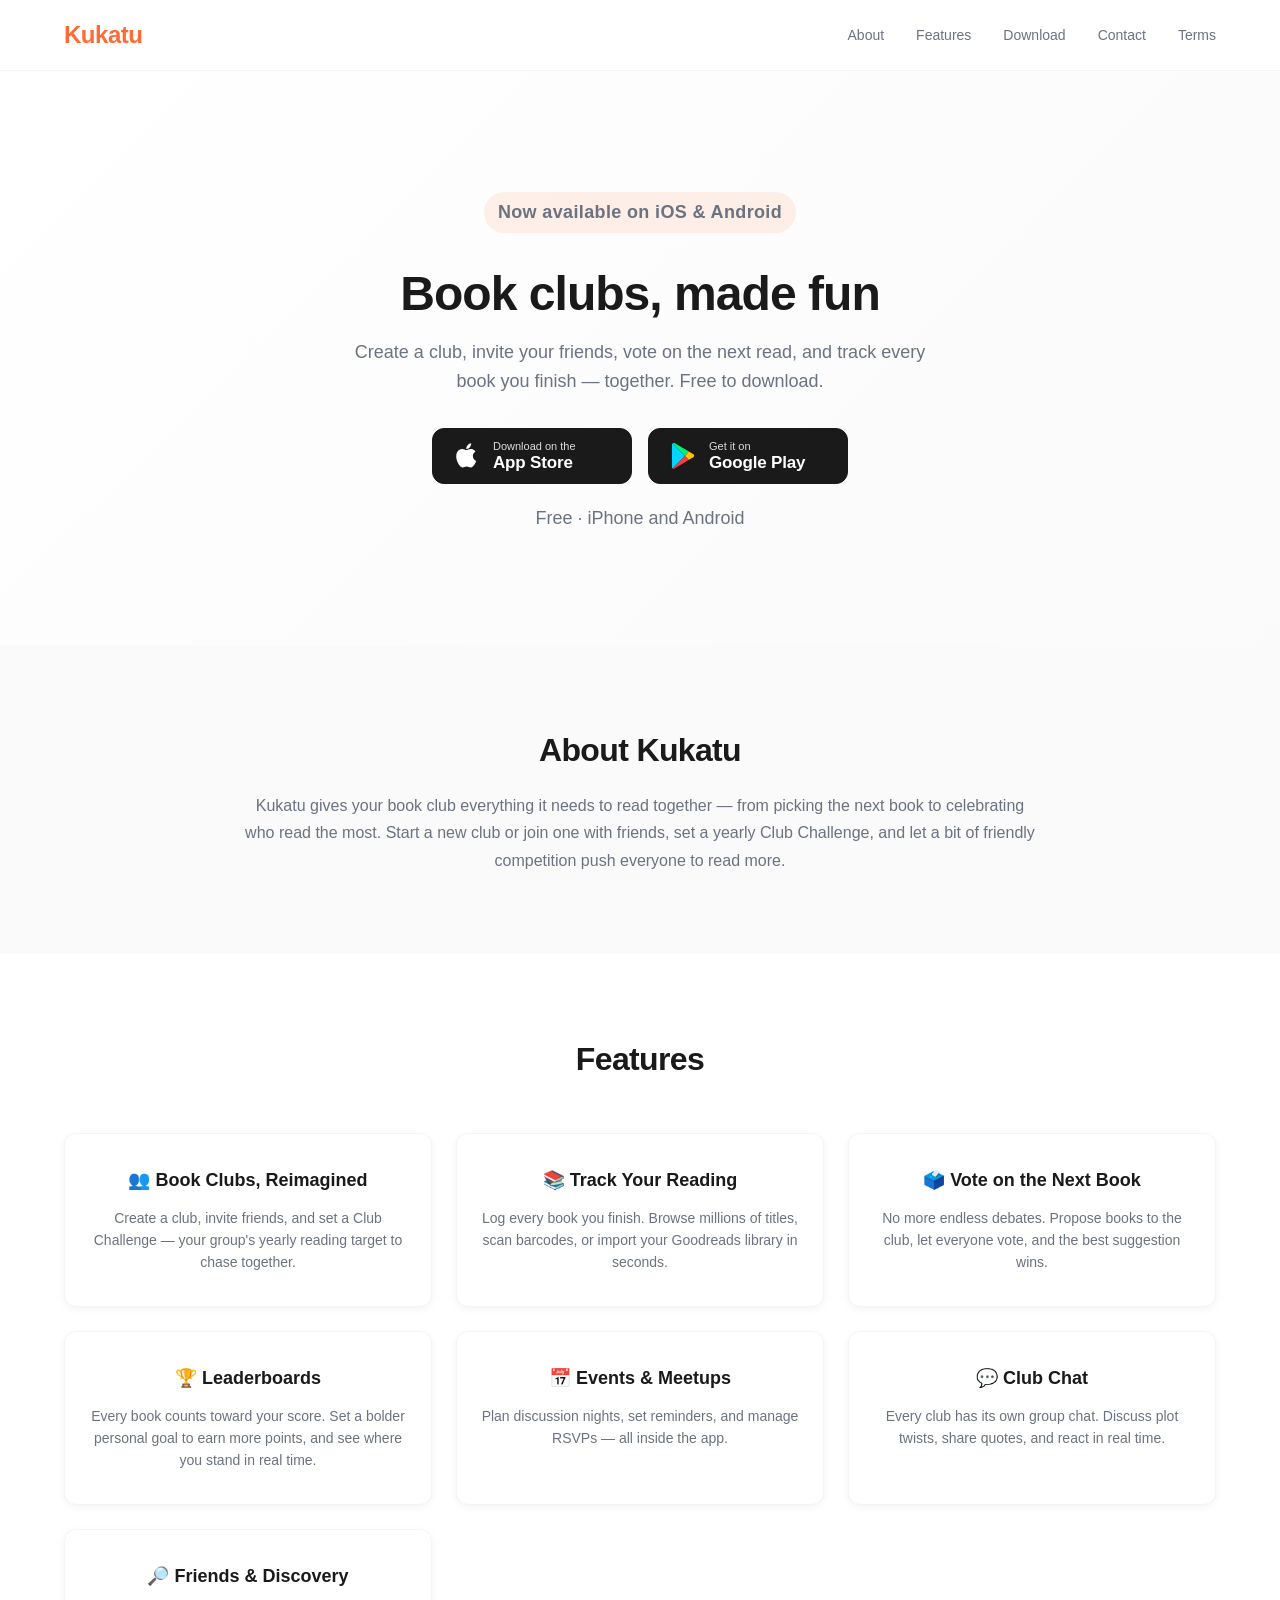
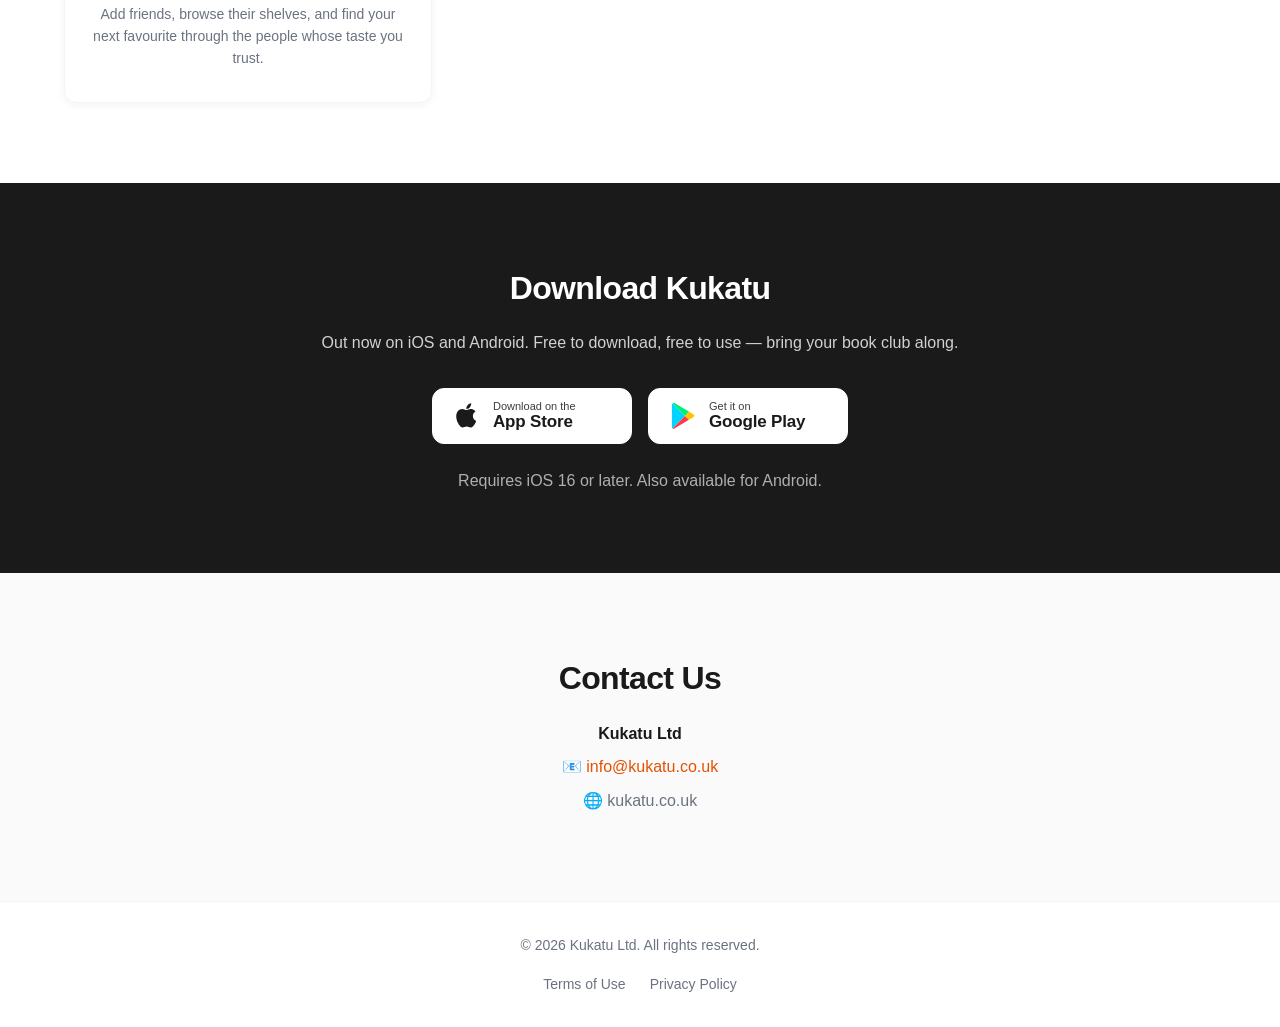
<file: index.html>
<!DOCTYPE html>
<html lang="en">
<head>
    <meta charset="UTF-8">
    <meta name="viewport" content="width=device-width, initial-scale=1.0">
    <title>Kukatu - Book Clubs, Made Fun | Free on iOS &amp; Android</title>
    <meta name="description" content="Kukatu is the free book club app. Create a club, invite friends, vote on your next read, track every book, and climb the club leaderboard. Download now on iOS and Android.">
    <link rel="canonical" href="https://www.kukatu.co.uk/">
    <meta name="theme-color" content="#FF6B35">
    <meta name="apple-itunes-app" content="app-id=6745967029">

    <meta property="og:type" content="website">
    <meta property="og:site_name" content="Kukatu">
    <meta property="og:title" content="Kukatu - Book Clubs, Made Fun">
    <meta property="og:description" content="Create a club, invite friends, vote on your next read, and track every book together. Free on iOS and Android.">
    <meta property="og:url" content="https://www.kukatu.co.uk/">
    <meta name="twitter:card" content="summary_large_image">
    <meta name="twitter:title" content="Kukatu - Book Clubs, Made Fun">
    <meta name="twitter:description" content="Create a club, invite friends, vote on your next read, and track every book together. Free on iOS and Android.">

    <link rel="stylesheet" href="styles.css">
</head>
<body>
    <header>
        <nav class="navbar">
            <div class="nav-container">
                <h1 class="logo">Kukatu</h1>
                <ul class="nav-menu" id="nav-menu">
                    <li><a href="#about">About</a></li>
                    <li><a href="#features">Features</a></li>
                    <li><a href="#download">Download</a></li>
                    <li><a href="#contact">Contact</a></li>
                    <li><a href="terms.html">Terms</a></li>
                </ul>
                <button class="nav-toggle" type="button" aria-label="Open menu" aria-expanded="false" aria-controls="nav-menu">
                    <span class="nav-toggle-bar"></span>
                    <span class="nav-toggle-bar"></span>
                    <span class="nav-toggle-bar"></span>
                </button>
            </div>
        </nav>
    </header>

    <main>
        <section class="hero">
            <div class="hero-content">
                <p class="hero-eyebrow">Now available on iOS &amp; Android</p>
                <h2>Book clubs, made fun</h2>
                <p>Create a club, invite your friends, vote on the next read, and track every book you finish — together. Free to download.</p>
                <div class="store-buttons">
                    <a class="store-btn" href="https://apps.apple.com/app/kukatu/id6745967029" aria-label="Download Kukatu on the App Store">
                        <svg class="store-btn-icon" viewBox="0 0 24 24" aria-hidden="true" focusable="false">
                            <path fill="currentColor" d="M17.05 12.04c-.03-2.65 2.17-3.92 2.27-3.98-1.24-1.81-3.16-2.06-3.84-2.09-1.63-.17-3.19.96-4.02.96-.83 0-2.11-.94-3.47-.91-1.78.03-3.42 1.04-4.34 2.63-1.85 3.21-.47 7.96 1.33 10.56.88 1.27 1.93 2.7 3.31 2.65 1.33-.05 1.83-.86 3.44-.86 1.61 0 2.06.86 3.47.83 1.43-.02 2.34-1.3 3.22-2.58 1.01-1.48 1.43-2.91 1.45-2.99-.03-.01-2.79-1.07-2.82-4.22zM14.5 4.5c.73-.89 1.22-2.12 1.09-3.35-1.05.04-2.32.7-3.08 1.58-.68.78-1.27 2.03-1.11 3.23 1.17.09 2.37-.59 3.1-1.46z"/>
                        </svg>
                        <span class="store-btn-text">
                            <span class="store-btn-small">Download on the</span>
                            <span class="store-btn-large">App Store</span>
                        </span>
                    </a>
                    <a class="store-btn" href="https://play.google.com/store/apps/details?id=com.kuku.kukubookclub" aria-label="Get Kukatu on Google Play">
                        <svg class="store-btn-icon" viewBox="0 0 24 24" aria-hidden="true" focusable="false">
                            <path fill="#00D4FF" d="M3.06 1.29a1.5 1.5 0 0 0-.56 1.17v19.08c0 .46.21.88.56 1.17L13.76 12z"/>
                            <path fill="#00F076" d="M4.7.79 17.06 8.24 13.76 12 3.06 1.29A1.5 1.5 0 0 1 4.7.79z"/>
                            <path fill="#FF3A44" d="M3.06 22.71 13.76 12l3.3 3.32L4.7 22.77a1.5 1.5 0 0 1-1.64-.06z"/>
                            <path fill="#FFC400" d="m17.06 8.24-3.3 3.76 3.3 3.32 3.82-2.3a1.44 1.44 0 0 0 0-2.48z"/>
                        </svg>
                        <span class="store-btn-text">
                            <span class="store-btn-small">Get it on</span>
                            <span class="store-btn-large">Google Play</span>
                        </span>
                    </a>
                </div>
                <p class="hero-note">Free · iPhone and Android</p>
            </div>
        </section>

        <section id="about" class="about">
            <div class="container">
                <h2>About Kukatu</h2>
                <p>Kukatu gives your book club everything it needs to read together — from picking the next book to celebrating who read the most. Start a new club or join one with friends, set a yearly Club Challenge, and let a bit of friendly competition push everyone to read more.</p>
            </div>
        </section>

        <section id="features" class="features">
            <div class="container">
                <h2>Features</h2>
                <div class="features-grid">
                    <div class="feature">
                        <h3>👥 Book Clubs, Reimagined</h3>
                        <p>Create a club, invite friends, and set a Club Challenge — your group's yearly reading target to chase together.</p>
                    </div>
                    <div class="feature">
                        <h3>📚 Track Your Reading</h3>
                        <p>Log every book you finish. Browse millions of titles, scan barcodes, or import your Goodreads library in seconds.</p>
                    </div>
                    <div class="feature">
                        <h3>🗳️ Vote on the Next Book</h3>
                        <p>No more endless debates. Propose books to the club, let everyone vote, and the best suggestion wins.</p>
                    </div>
                    <div class="feature">
                        <h3>🏆 Leaderboards</h3>
                        <p>Every book counts toward your score. Set a bolder personal goal to earn more points, and see where you stand in real time.</p>
                    </div>
                    <div class="feature">
                        <h3>📅 Events &amp; Meetups</h3>
                        <p>Plan discussion nights, set reminders, and manage RSVPs — all inside the app.</p>
                    </div>
                    <div class="feature">
                        <h3>💬 Club Chat</h3>
                        <p>Every club has its own group chat. Discuss plot twists, share quotes, and react in real time.</p>
                    </div>
                    <div class="feature">
                        <h3>🔎 Friends &amp; Discovery</h3>
                        <p>Add friends, browse their shelves, and find your next favourite through the people whose taste you trust.</p>
                    </div>
                </div>
            </div>
        </section>

        <section id="download" class="download">
            <div class="container">
                <h2>Download Kukatu</h2>
                <p>Out now on iOS and Android. Free to download, free to use — bring your book club along.</p>
                <div class="store-buttons">
                    <a class="store-btn" href="https://apps.apple.com/app/kukatu/id6745967029" aria-label="Download Kukatu on the App Store">
                        <svg class="store-btn-icon" viewBox="0 0 24 24" aria-hidden="true" focusable="false">
                            <path fill="currentColor" d="M17.05 12.04c-.03-2.65 2.17-3.92 2.27-3.98-1.24-1.81-3.16-2.06-3.84-2.09-1.63-.17-3.19.96-4.02.96-.83 0-2.11-.94-3.47-.91-1.78.03-3.42 1.04-4.34 2.63-1.85 3.21-.47 7.96 1.33 10.56.88 1.27 1.93 2.7 3.31 2.65 1.33-.05 1.83-.86 3.44-.86 1.61 0 2.06.86 3.47.83 1.43-.02 2.34-1.3 3.22-2.58 1.01-1.48 1.43-2.91 1.45-2.99-.03-.01-2.79-1.07-2.82-4.22zM14.5 4.5c.73-.89 1.22-2.12 1.09-3.35-1.05.04-2.32.7-3.08 1.58-.68.78-1.27 2.03-1.11 3.23 1.17.09 2.37-.59 3.1-1.46z"/>
                        </svg>
                        <span class="store-btn-text">
                            <span class="store-btn-small">Download on the</span>
                            <span class="store-btn-large">App Store</span>
                        </span>
                    </a>
                    <a class="store-btn" href="https://play.google.com/store/apps/details?id=com.kuku.kukubookclub" aria-label="Get Kukatu on Google Play">
                        <svg class="store-btn-icon" viewBox="0 0 24 24" aria-hidden="true" focusable="false">
                            <path fill="#00D4FF" d="M3.06 1.29a1.5 1.5 0 0 0-.56 1.17v19.08c0 .46.21.88.56 1.17L13.76 12z"/>
                            <path fill="#00F076" d="M4.7.79 17.06 8.24 13.76 12 3.06 1.29A1.5 1.5 0 0 1 4.7.79z"/>
                            <path fill="#FF3A44" d="M3.06 22.71 13.76 12l3.3 3.32L4.7 22.77a1.5 1.5 0 0 1-1.64-.06z"/>
                            <path fill="#FFC400" d="m17.06 8.24-3.3 3.76 3.3 3.32 3.82-2.3a1.44 1.44 0 0 0 0-2.48z"/>
                        </svg>
                        <span class="store-btn-text">
                            <span class="store-btn-small">Get it on</span>
                            <span class="store-btn-large">Google Play</span>
                        </span>
                    </a>
                </div>
                <p class="download-note">Requires iOS 16 or later. Also available for Android.</p>
            </div>
        </section>

        <section id="contact" class="contact">
            <div class="container">
                <h2>Contact Us</h2>
                <div class="contact-info">
                    <p><strong>Kukatu Ltd</strong></p>
                    <p>📧 <a href="mailto:info@kukatu.co.uk">info@kukatu.co.uk</a></p>
                    <p>🌐 kukatu.co.uk</p>
                </div>
            </div>
        </section>
    </main>

    <footer>
        <div class="container">
            <p>&copy; 2026 Kukatu Ltd. All rights reserved.</p>
            <nav class="footer-nav">
                <a href="terms.html">Terms of Use</a>
                <a href="terms.html">Privacy Policy</a>
            </nav>
        </div>
    </footer>
    <script src="nav.js"></script>
</body>
</html>
</file>
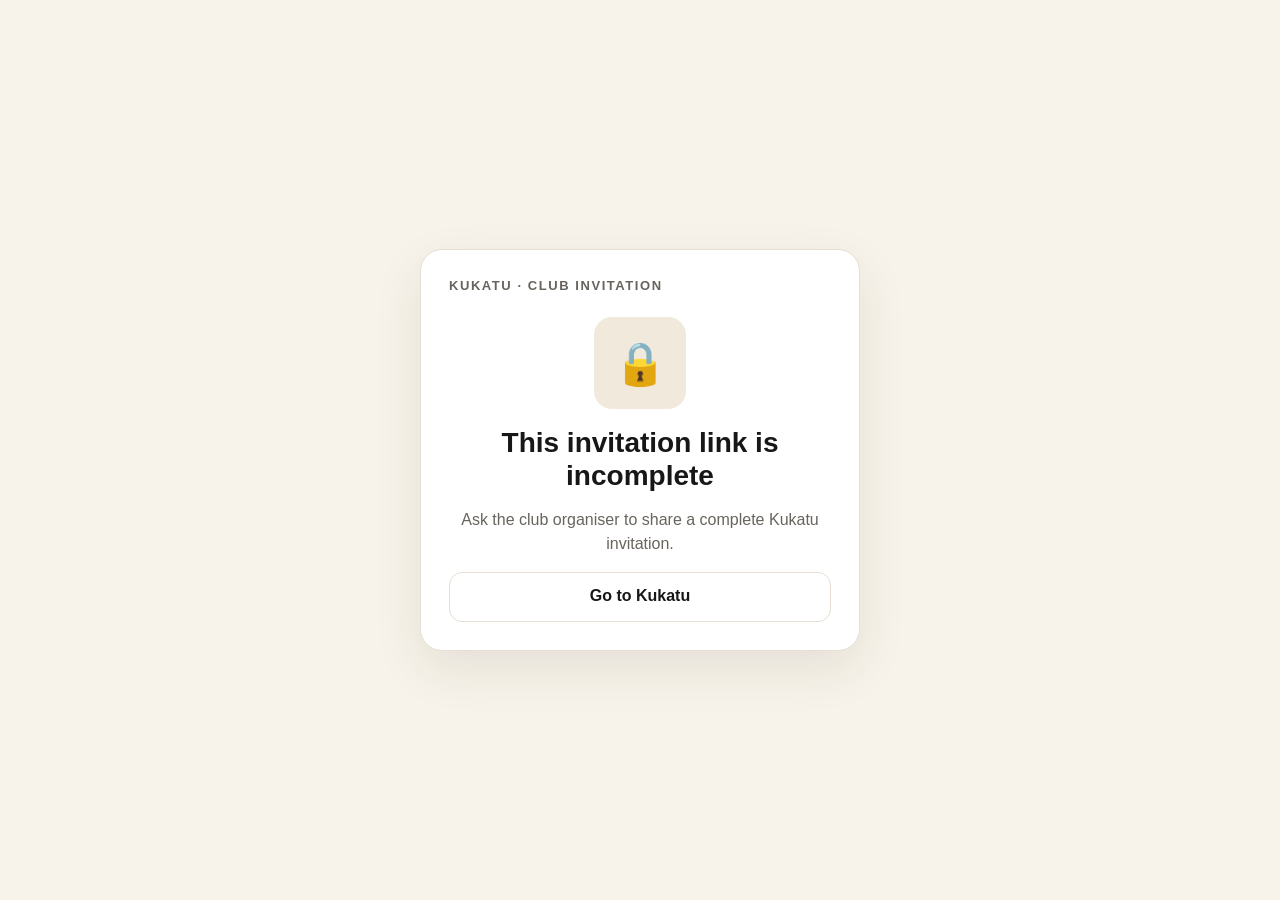
<file: join/index.html>
<!DOCTYPE html>
<html lang="en">
<head>
  <meta charset="UTF-8">
  <meta name="viewport" content="width=device-width, initial-scale=1">
  <meta name="referrer" content="no-referrer">
  <meta name="robots" content="noindex,nofollow">
  <meta name="apple-itunes-app" content="app-id=6745967029">
  <title>Club invitation — Kukatu</title>
  <style>
    :root{color-scheme:light dark;--amber:#f4b942;--ink:#171717;--muted:#68645d;--card:#fff;--bg:#f7f3ea;--rule:#e6dfd2}
    *{box-sizing:border-box}
    body{margin:0;min-height:100vh;display:grid;place-items:center;padding:24px;background:var(--bg);color:var(--ink);font-family:Inter,-apple-system,BlinkMacSystemFont,"Segoe UI",sans-serif}
    .card{width:min(100%,440px);padding:28px;border:1px solid var(--rule);border-radius:22px;background:var(--card);box-shadow:0 18px 50px rgba(55,44,24,.09)}
    .brand{font-size:13px;font-weight:800;letter-spacing:.12em;text-transform:uppercase;color:var(--muted)}
    .art{width:92px;height:92px;margin:24px auto 18px;border-radius:18px;background:#f1eadc;display:grid;place-items:center;overflow:hidden;font-size:42px}
    .art img{width:100%;height:100%;object-fit:cover}
    h1{margin:0;text-align:center;font-size:28px;line-height:1.15}
    .meta,.privacy,.help{text-align:center;color:var(--muted);line-height:1.5}
    .privacy{font-size:14px;margin:8px 0 22px}
    .button{display:block;width:100%;min-height:50px;margin-top:10px;padding:14px 18px;border:0;border-radius:13px;background:var(--amber);color:#17130b;text-decoration:none;text-align:center;font-size:16px;font-weight:750;cursor:pointer;font-family:inherit}
    .button.secondary{background:transparent;border:1px solid var(--rule);color:var(--ink)}
    .code-box{margin:22px 0 8px;padding:16px;border:1px solid var(--rule);border-radius:14px;text-align:center}
    .code-label{font-size:12px;color:var(--muted);text-transform:uppercase;letter-spacing:.08em}
    #code{display:block;margin:7px 0 10px;font:700 23px ui-monospace,SFMono-Regular,Menlo,monospace;letter-spacing:.1em}
    .copy{border:0;background:transparent;color:#8a5b00;text-decoration:underline;cursor:pointer;font-weight:650;font-family:inherit;font-size:15px}
    .help{font-size:13px;margin:18px 0 0}
    [hidden]{display:none !important}
    .sr-only{position:absolute;width:1px;height:1px;margin:-1px;padding:0;overflow:hidden;clip:rect(0 0 0 0);white-space:nowrap;border:0}
    @media (prefers-color-scheme:dark){:root{--ink:#f5f1e9;--muted:#aaa298;--card:#171717;--bg:#0d0d0d;--rule:#34302a}.copy{color:#f4b942}}
  </style>
</head>
<body>
  <main class="card">
    <div class="brand">Kukatu · Club invitation</div>

    <p id="status" class="sr-only" role="status" aria-live="polite"></p>

    <section id="checking">
      <div class="art"><span aria-hidden="true">📚</span></div>
      <h1>Checking your invitation…</h1>
      <p class="meta">Kukatu is confirming the club details.</p>
    </section>

    <section id="invite" hidden>
      <div class="art" id="art"><span aria-hidden="true">📚</span></div>
      <h1 id="club-name">You’re invited to a book club</h1>
      <p class="meta" id="organizer-line">Invitation from <strong id="organizer">a club organiser</strong></p>
      <p class="privacy" id="privacy">This invitation unlocks a private Kukatu club.</p>

      <a class="button" id="open-app" href="#">Open in Kukatu</a>
      <a class="button secondary" href="https://apps.apple.com/app/kukatu/id6745967029">Install on iPhone</a>
      <a class="button secondary" href="https://play.google.com/store/apps/details?id=com.kuku.kukubookclub">Install on Android</a>

      <div class="code-box" id="code-box">
        <div class="code-label">Installing first? Keep this code</div>
        <span id="code">—</span>
        <button class="copy" id="copy-code" type="button">Copy invitation code</button>
      </div>
      <p class="help" id="invite-help">After installing, open Kukatu and choose “Have a club invite code?” Your invitation cannot be completed on this webpage.</p>
    </section>

    <section id="invalid" hidden>
      <div class="art"><span aria-hidden="true">🔒</span></div>
      <h1 id="invalid-title">This invitation cannot be used</h1>
      <p class="meta" id="invalid-message">Ask the club organiser to share a new Kukatu invitation.</p>
      <a class="button secondary" href="/">Go to Kukatu</a>
    </section>

    <section id="error" hidden>
      <div class="art"><span aria-hidden="true">📡</span></div>
      <h1>Kukatu couldn’t check this invitation</h1>
      <p class="meta" id="error-message">Check your connection and try again. Your invitation is probably still fine.</p>
      <button class="button" id="retry" type="button">Try again</button>
      <a class="button secondary" href="/">Go to Kukatu</a>
    </section>
  </main>

  <script>
    (function () {
      "use strict";

      var API_URL = "https://xqpstouclpnsrssyyakj.supabase.co/rest/v1/rpc/get_club_invite_preview";
      var API_KEY = "eyJhbGciOiJIUzI1NiIsInR5cCI6IkpXVCJ9.eyJpc3MiOiJzdXBhYmFzZSIsInJlZiI6InhxcHN0b3VjbHBuc3Jzc3l5YWtqIiwicm9sZSI6ImFub24iLCJpYXQiOjE3NTA4ODIzMTgsImV4cCI6MjA2NjQ1ODMxOH0.uI9aeZer4fZPVzcDZiqA9HM0GP9wtr5tvkMzfSViWSU";
      var IMAGE_HOST = "xqpstouclpnsrssyyakj.supabase.co";
      var TIMEOUT_MS = 10000;

      var $ = function (id) { return document.getElementById(id); };

      // The RPC matches on token OR code -- either alone identifies an
      // invitation -- so the page must accept whichever one the link carries.
      var fragment = new URLSearchParams(window.location.hash.slice(1));
      var token = (fragment.get("invite") || fragment.get("token") || "").trim().toLowerCase();
      var code = (fragment.get("code") || "").toUpperCase().replace(/[^A-Z0-9]/g, "");
      var hasToken = /^[0-9a-f]{64}$/.test(token);
      var hasCode = /^[A-Z0-9]{10}$/.test(code);
      var hasCredential = hasToken || hasCode;

      var legacyClub = new URLSearchParams(window.location.search).get("club") || "";
      var hasLegacyClub =
        /^[0-9a-f]{8}-[0-9a-f]{4}-[0-9a-f]{4}-[0-9a-f]{4}-[0-9a-f]{12}$/i.test(legacyClub);

      var SECTIONS = ["checking", "invite", "invalid", "error"];

      function show(id, announcement) {
        SECTIONS.forEach(function (name) { $(name).hidden = name !== id; });
        $("status").textContent = announcement || "";
      }

      function showInvalid(title, message) {
        $("invalid-title").textContent = title;
        $("invalid-message").textContent = message;
        show("invalid", title + " " + message);
      }

      function showError(message) {
        $("error-message").textContent = message;
        show("error", "Kukatu couldn’t check this invitation. " + message);
      }

      function safeText(id, value, fallback) {
        $(id).textContent = value && value.length <= 120 ? value : fallback;
      }

      function deepLink() {
        var parts = [];
        if (hasToken) parts.push("invite=" + encodeURIComponent(token));
        if (hasCode) parts.push("code=" + encodeURIComponent(code));
        return "bookclub://invite#" + parts.join("&");
      }

      function wireCopyButton(formatted) {
        $("copy-code").addEventListener("click", function () {
          var button = $("copy-code");
          var clipboard = navigator.clipboard;
          if (!clipboard || typeof clipboard.writeText !== "function") {
            window.prompt("Copy this invitation code:", formatted);
            return;
          }
          clipboard.writeText(formatted).then(function () {
            button.textContent = "Copied";
            $("status").textContent = "Invitation code copied.";
          }).catch(function () {
            window.prompt("Copy this invitation code:", formatted);
          });
        });
      }

      // --- Legacy ?club= links -------------------------------------------
      // These carry no credential of any kind, so nothing about the club can
      // be verified here. The page must not assert that the club exists, that
      // it is public, or that the visitor may see it -- only the app can
      // answer that. A real invitation always wins over this fallback.
      function showLegacyClub() {
        $("organizer-line").hidden = true;
        $("code-box").hidden = true;
        safeText("club-name", null, "Open this club in Kukatu");
        $("privacy").textContent =
          "This link points to a club in Kukatu. Open the app to see the club and whether you can join it.";
        $("invite-help").textContent =
          "If you don’t have Kukatu yet, install it and open this link again.";
        $("open-app").href = "bookclub://club/" + encodeURIComponent(legacyClub);
        show("invite", "Open this club in Kukatu.");
      }

      function showInvite(preview) {
        safeText("club-name", preview.club_name, "You’re invited to a book club");
        safeText("organizer", preview.organizer_name, "a club organiser");
        $("privacy").textContent = preview.is_private
          ? "This invitation unlocks a private Kukatu club."
          : "Use this invitation to join the club in Kukatu.";

        try {
          var imageUrl = new URL(preview.club_image_url || "");
          if (imageUrl.protocol === "https:" && imageUrl.hostname === IMAGE_HOST) {
            var img = document.createElement("img");
            img.alt = "";
            img.referrerPolicy = "no-referrer";
            img.src = imageUrl.toString();
            var art = $("art");
            art.textContent = "";
            art.appendChild(img);
          }
        } catch (_) { /* no usable club image; keep the placeholder */ }

        var appUrl = deepLink();
        $("open-app").href = appUrl;
        var banner = document.querySelector('meta[name="apple-itunes-app"]');
        if (banner) banner.content = "app-id=6745967029, app-argument=" + appUrl;

        if (hasCode) {
          var formatted = code.slice(0, 5) + "-" + code.slice(5);
          $("code").textContent = formatted;
          wireCopyButton(formatted);
        } else {
          // A token-only link has no code to type in by hand.
          $("code-box").hidden = true;
          $("invite-help").textContent =
            "Install Kukatu, then open this link again to accept the invitation.";
        }

        show("invite", "You have been invited to " + $("club-name").textContent + ".");
      }

      // --- Preview lookup --------------------------------------------------
      // Rejects distinguish "we could not ask" from "the answer was no": only
      // the former offers Retry, because retrying a revoked invitation cannot
      // change its status and saying otherwise wastes the visitor's time.
      function fetchPreview() {
        var controller = new AbortController();
        var timer = setTimeout(function () { controller.abort(); }, TIMEOUT_MS);
        var body = {};
        if (hasToken) body.p_token = token;
        if (hasCode) body.p_code = code;

        return fetch(API_URL, {
          method: "POST",
          headers: {
            "apikey": API_KEY,
            "Authorization": "Bearer " + API_KEY,
            "Content-Type": "application/json"
          },
          body: JSON.stringify(body),
          referrerPolicy: "no-referrer",
          signal: controller.signal
        }).then(function (response) {
          if (!response.ok) {
            var error = new Error("preview request failed");
            error.retryable = true;
            throw error;
          }
          return response.json();
        }).then(function (rows) {
          return Array.isArray(rows) ? rows[0] : rows;
        }).finally(function () {
          clearTimeout(timer);
        });
      }

      var TERMINAL = {
        expired: {
          title: "This invitation has expired",
          message: "Ask the club organiser for a new Kukatu invitation."
        },
        revoked: {
          title: "This invitation was revoked",
          message: "Ask the club organiser for a new Kukatu invitation."
        },
        exhausted: {
          title: "This invitation has been fully used",
          message: "It reached its limit of joins. Ask the organiser for a new one."
        },
        invalid: {
          title: "This invitation is not valid",
          message: "Ask the club organiser to share a new Kukatu invitation."
        }
      };

      function attempt() {
        show("checking", "Checking your invitation.");
        fetchPreview().then(function (preview) {
          if (preview && preview.status === "valid") {
            showInvite(preview);
            return;
          }
          var outcome = (preview && TERMINAL[preview.status]) || TERMINAL.invalid;
          showInvalid(outcome.title, outcome.message);
        }).catch(function (error) {
          showError(
            error && error.name === "AbortError"
              ? "Kukatu took too long to respond. Your invitation is probably still fine."
              : "Check your connection and try again. Your invitation is probably still fine."
          );
        });
      }

      $("retry").addEventListener("click", attempt);

      if (hasCredential) {
        attempt();
      } else if (hasLegacyClub) {
        showLegacyClub();
      } else {
        showInvalid(
          "This invitation link is incomplete",
          "Ask the club organiser to share a complete Kukatu invitation."
        );
      }
    }());
  </script>
</body>
</html>
</file>
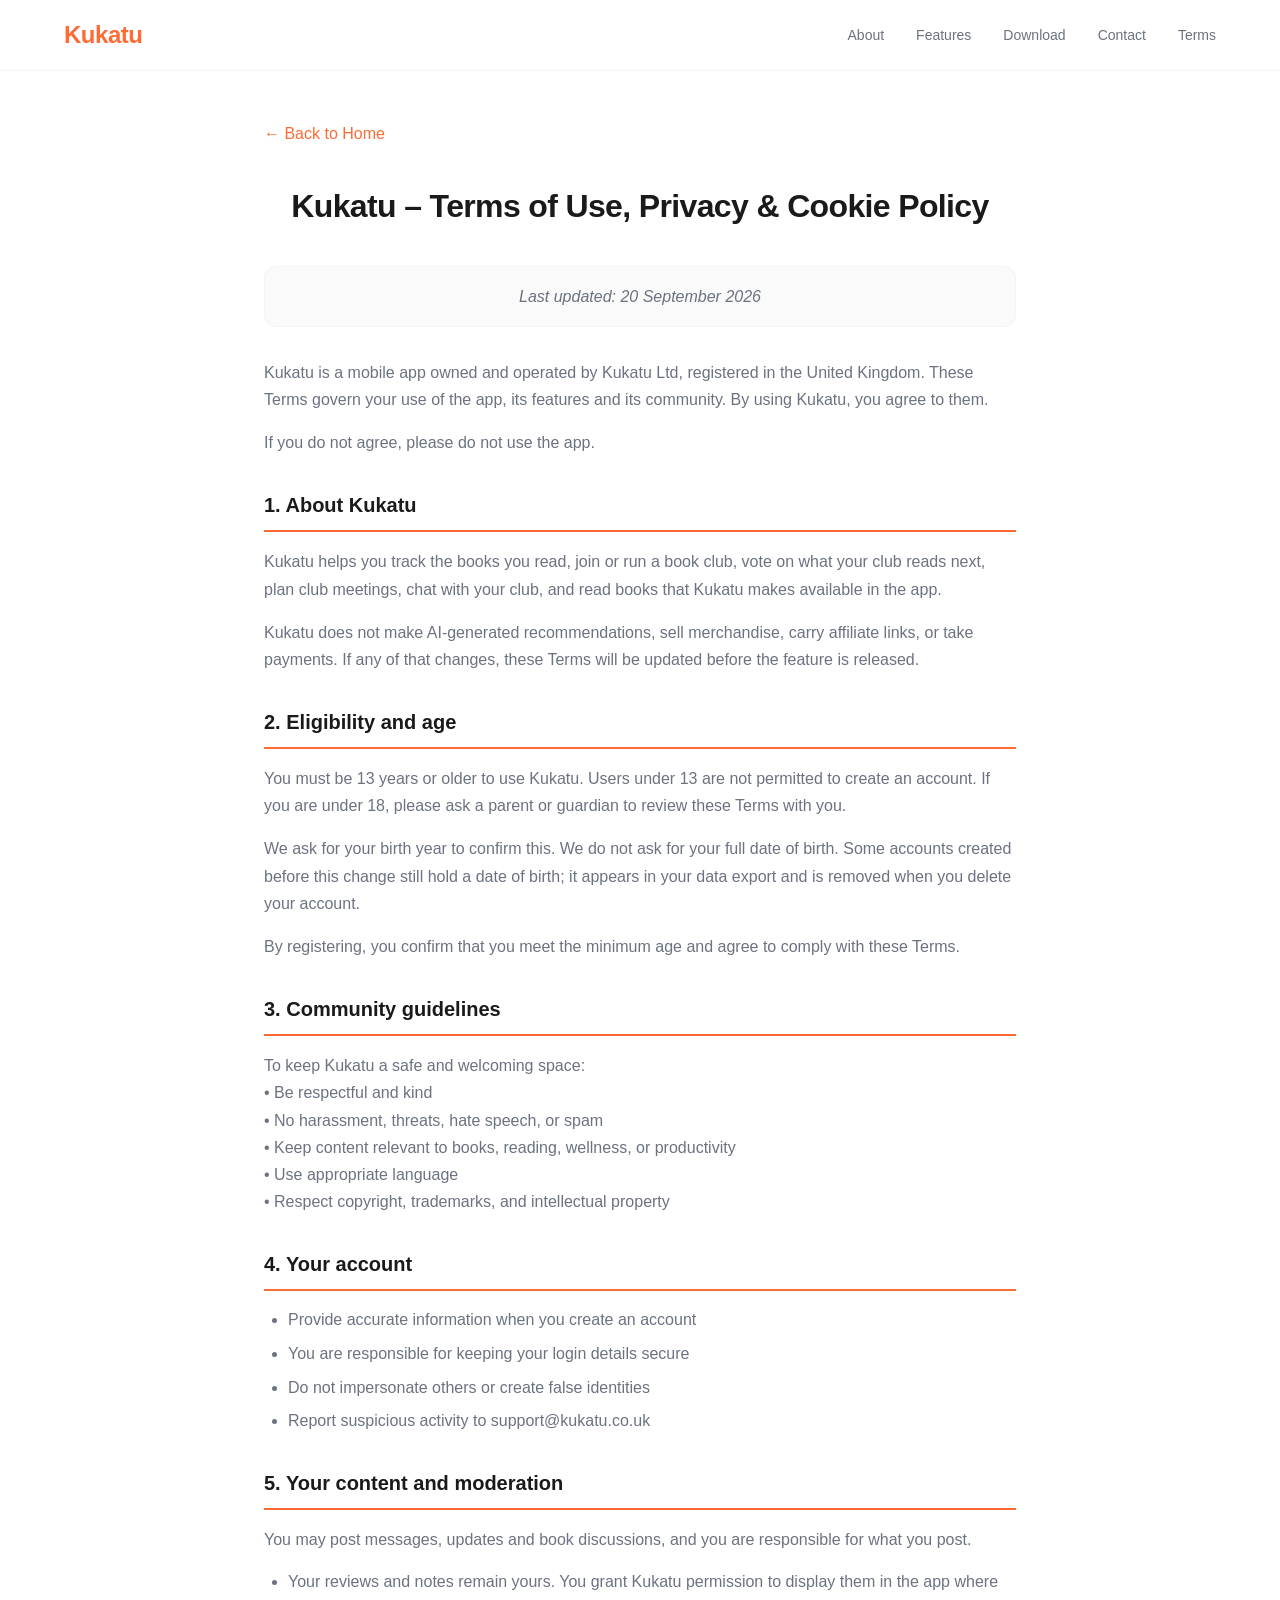
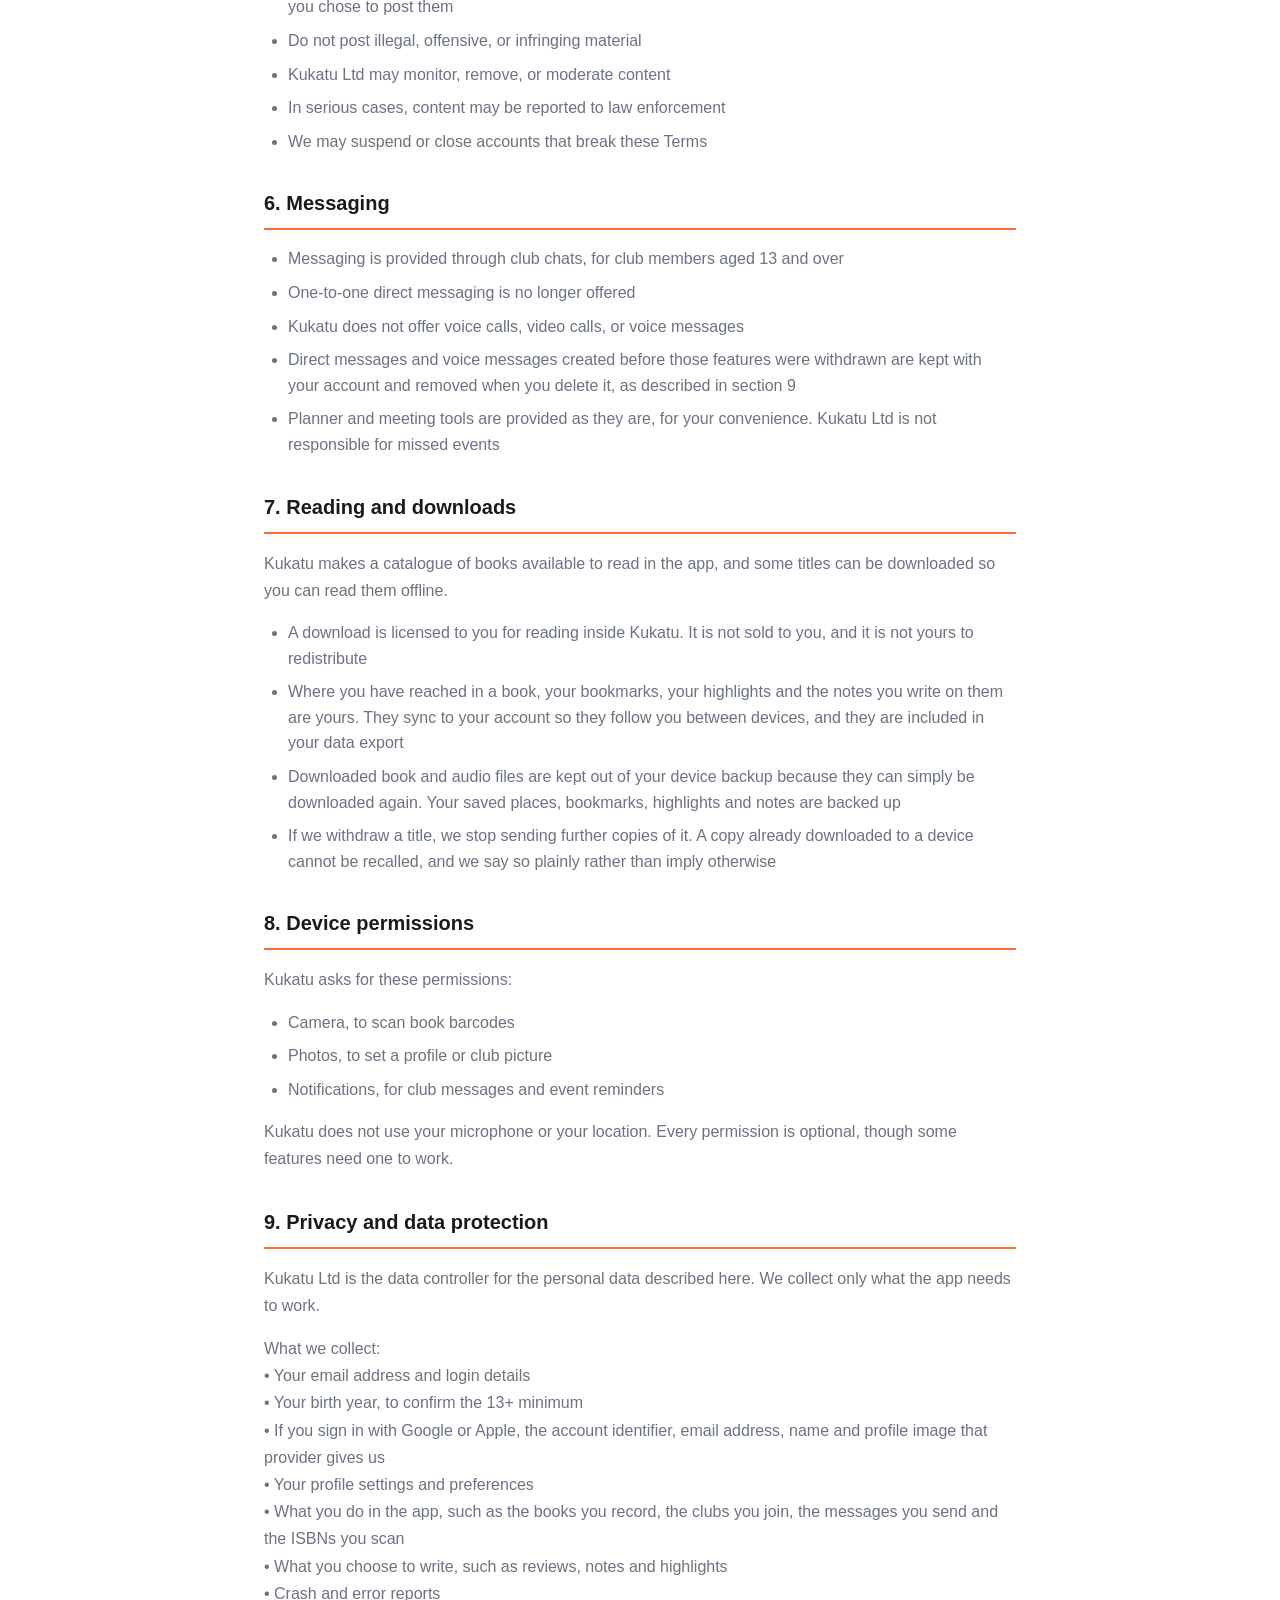
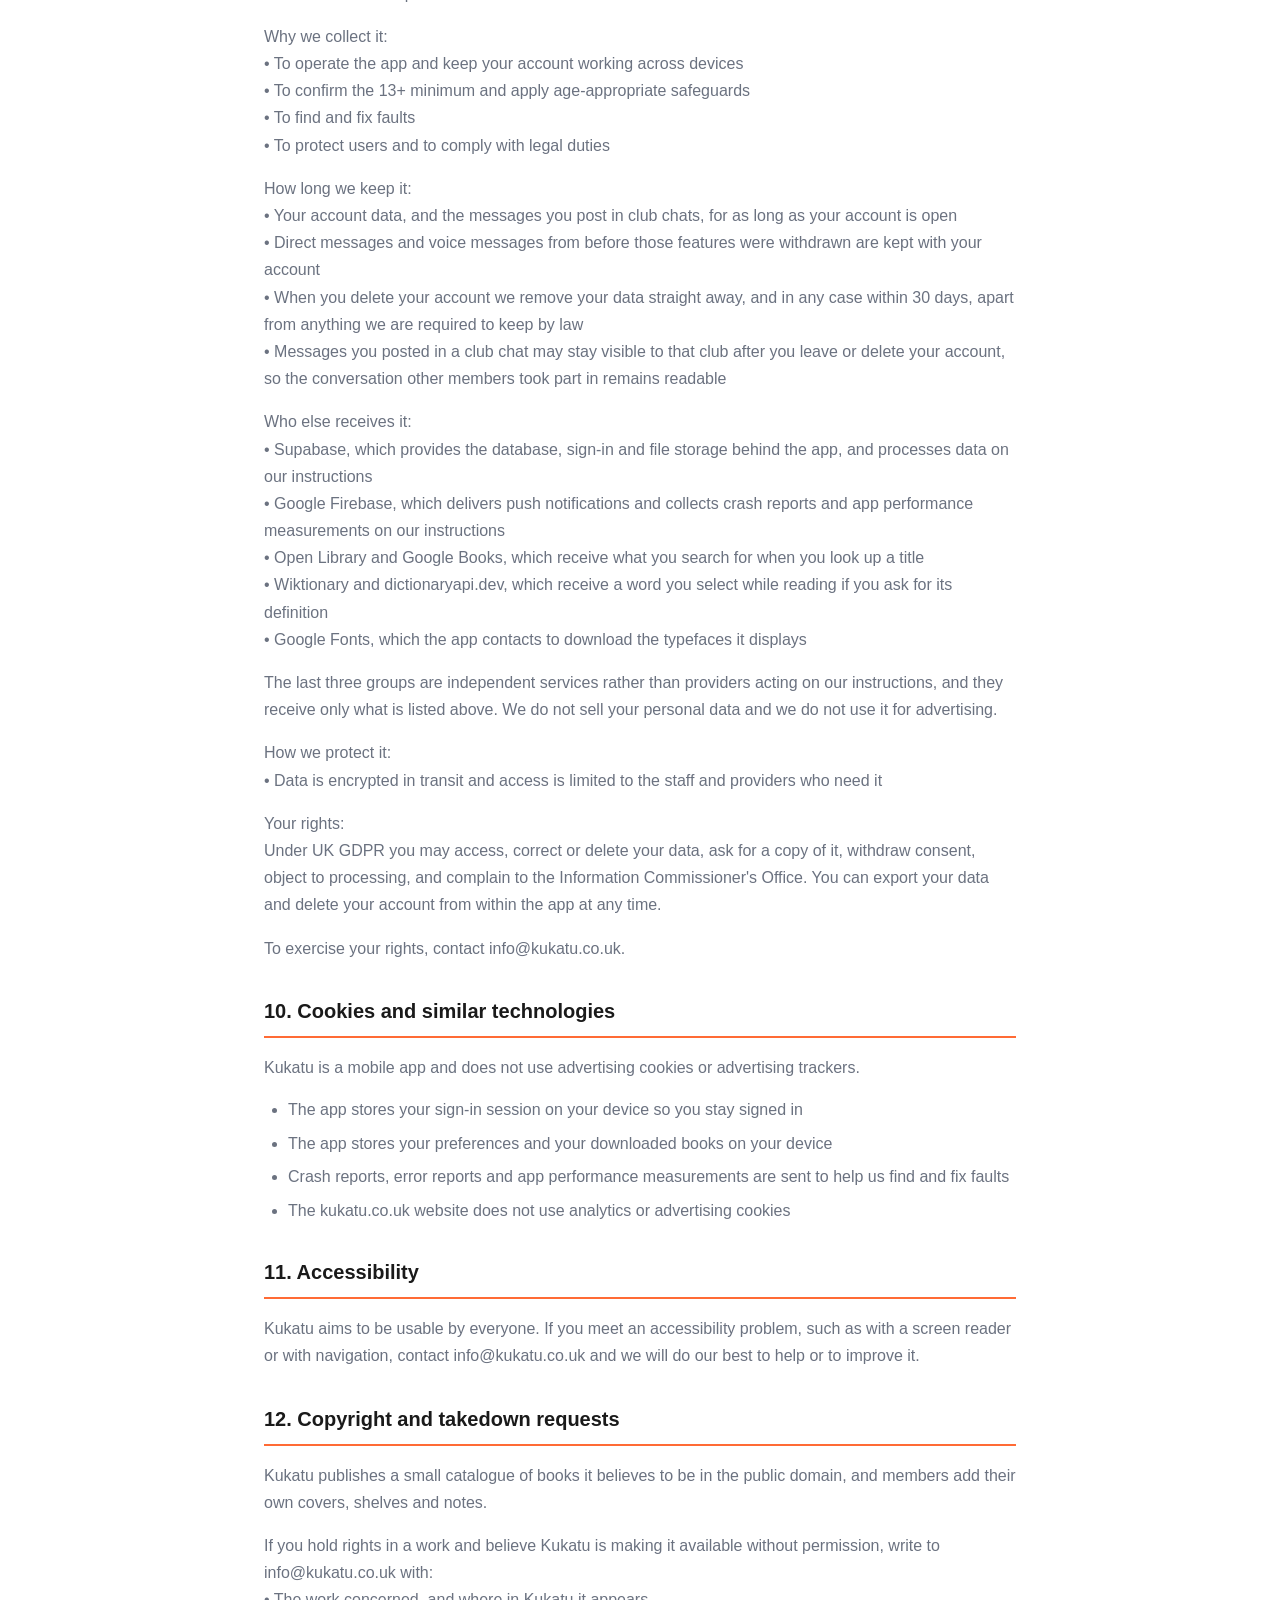
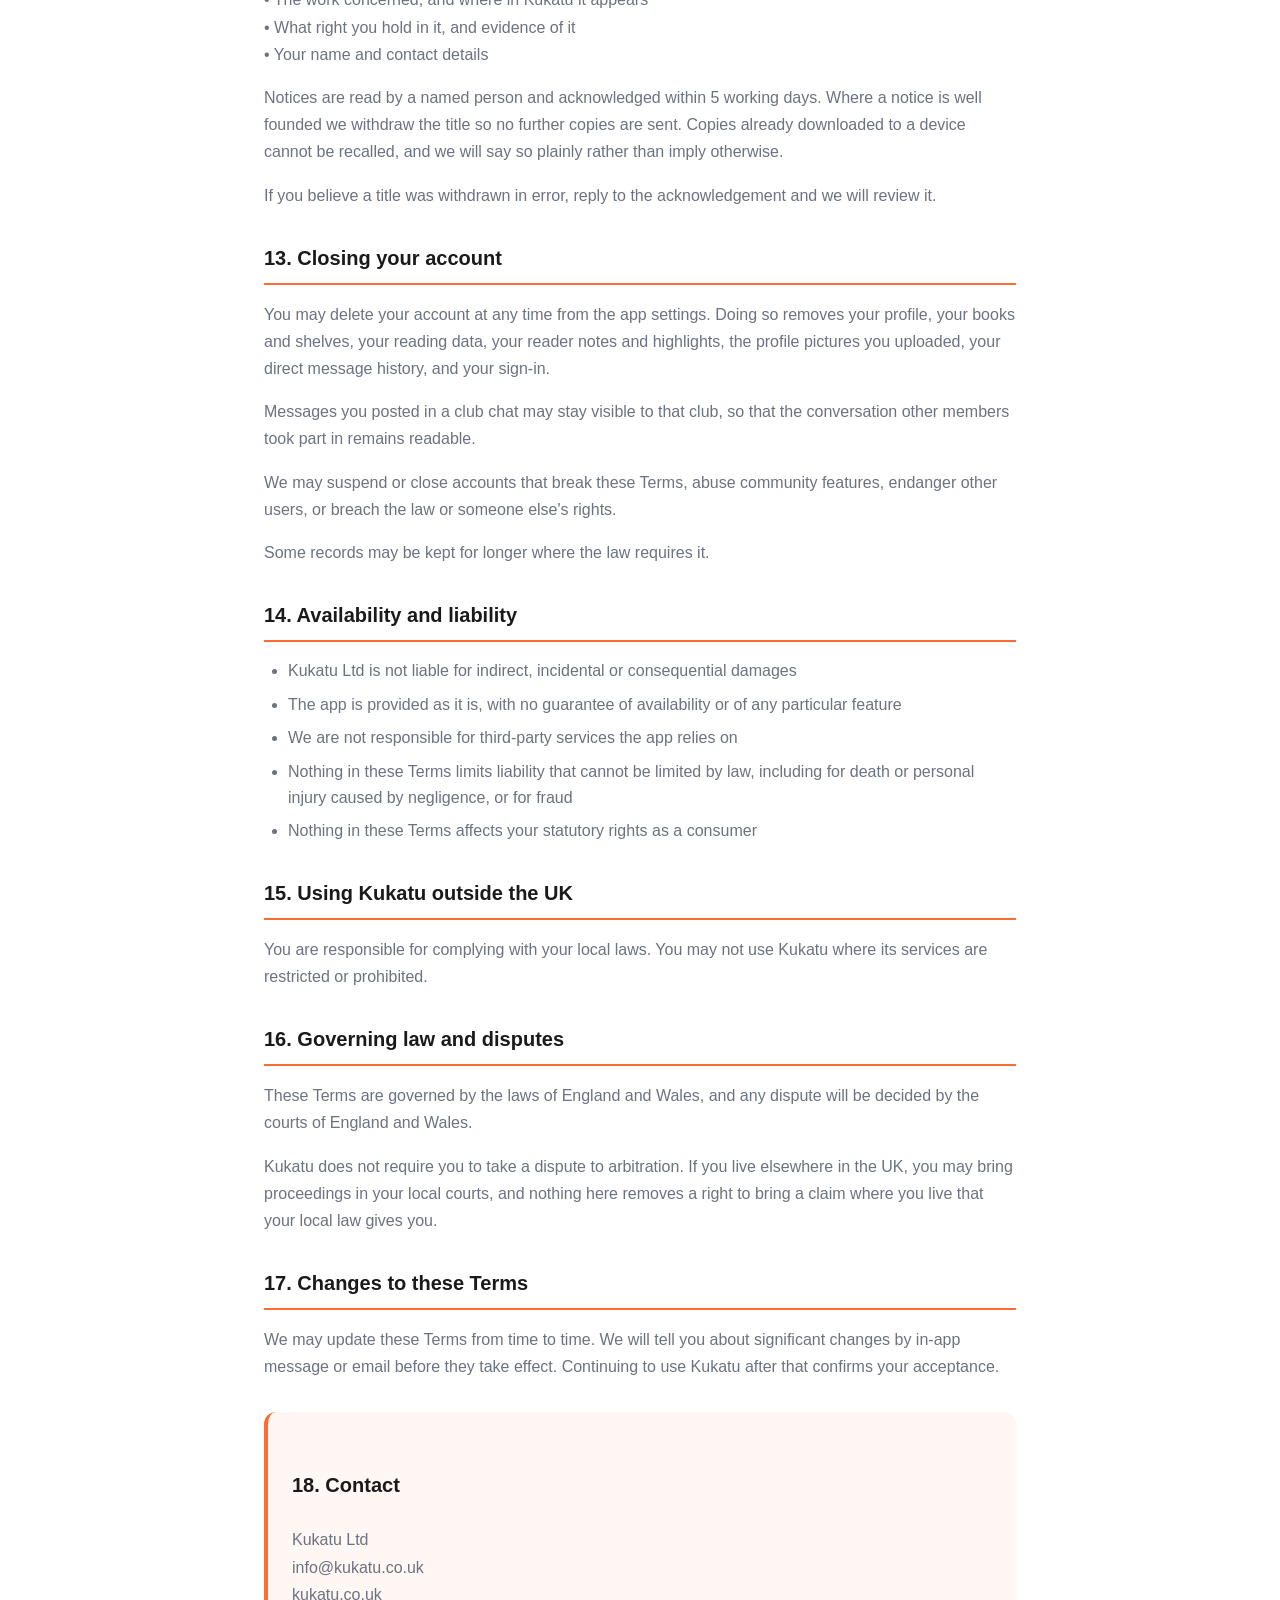
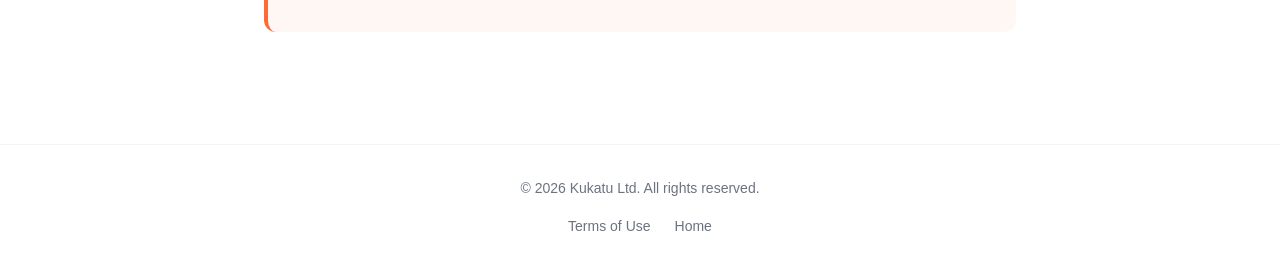
<file: terms.html>
<!DOCTYPE html>
<html lang="en">
<head>
    <meta charset="UTF-8">
    <meta name="viewport" content="width=device-width, initial-scale=1.0">
    <title>Terms of Use, Privacy & Cookie Policy - Kukatu</title>
    <link rel="stylesheet" href="styles.css">
    <style>
        .terms-content {
            max-width: 800px;
            margin: 0 auto;
            padding: 120px 24px 80px;
            line-height: 1.7;
        }
        .terms-content h1 {
            color: var(--text-primary);
            margin-bottom: 32px;
            text-align: center;
            font-size: 32px;
            font-weight: 700;
            letter-spacing: -0.02em;
        }
        .terms-content h2 {
            color: var(--text-primary);
            margin: 32px 0 16px 0;
            border-bottom: 2px solid var(--orange-primary);
            padding-bottom: 8px;
            font-size: 20px;
            font-weight: 600;
        }
        .terms-content h3 {
            color: var(--text-primary);
            margin: 24px 0 8px 0;
            font-size: 16px;
            font-weight: 600;
        }
        .terms-content p {
            color: var(--text-secondary);
            margin: 16px 0;
            line-height: 1.7;
        }
        .terms-content ul,
        .terms-content ol {
            margin: 16px 0;
            padding-left: 24px;
            color: var(--text-secondary);
        }
        .terms-content li {
            margin: 8px 0;
            line-height: 1.6;
        }
        .last-updated {
            background: var(--surface-variant);
            padding: 16px;
            border-radius: var(--radius-medium);
            text-align: center;
            font-style: italic;
            margin-bottom: 32px;
            color: var(--text-secondary);
            border: 1px solid var(--border);
        }
        .contact-box {
            background: rgba(255, 107, 53, 0.05);
            padding: 24px;
            border-radius: var(--radius-medium);
            border-left: 4px solid var(--orange-primary);
            margin: 32px 0;
        }
        .contact-box h2 {
            border-bottom: none;
            margin-bottom: 16px;
            color: var(--text-primary);
        }
        .contact-box p {
            color: var(--text-secondary);
            margin: 0;
        }
        .back-link {
            display: inline-flex;
            align-items: center;
            margin-bottom: 32px;
            color: var(--orange-primary);
            text-decoration: none;
            font-weight: 500;
            transition: color 150ms ease;
        }
        .back-link:hover {
            color: var(--orange-dark);
        }
        .terms-content strong {
            color: var(--text-primary);
        }
    </style>
</head>
<body>
    <header>
        <nav class="navbar">
            <div class="nav-container">
                <h1 class="logo"><a href="index.html">Kukatu</a></h1>
                <ul class="nav-menu" id="nav-menu">
                    <li><a href="index.html#about">About</a></li>
                    <li><a href="index.html#features">Features</a></li>
                    <li><a href="index.html#download">Download</a></li>
                    <li><a href="index.html#contact">Contact</a></li>
                    <li><a href="terms.html">Terms</a></li>
                </ul>
                <button class="nav-toggle" type="button" aria-label="Open menu" aria-expanded="false" aria-controls="nav-menu">
                    <span class="nav-toggle-bar"></span>
                    <span class="nav-toggle-bar"></span>
                    <span class="nav-toggle-bar"></span>
                </button>
            </div>
        </nav>
    </header>

    <main class="terms-content">
        <a href="index.html" class="back-link">← Back to Home</a>
        
        <h1>Kukatu – Terms of Use, Privacy & Cookie Policy</h1>
        
<!-- BEGIN GENERATED TERMS -->
        <!-- Generated by tools/build_terms.py from the app's
             lib/legal/kukatu_terms.dart. Do not edit by hand:
             change the app's copy and re-run the script. -->
        <div class="last-updated">
            Last updated: 20 September 2026
        </div>

        <p>Kukatu is a mobile app owned and operated by Kukatu Ltd, registered in the United Kingdom. These Terms govern your use of the app, its features and its community. By using Kukatu, you agree to them.</p>
        <p>If you do not agree, please do not use the app.</p>

        <h2>1. About Kukatu</h2>
        <p>Kukatu helps you track the books you read, join or run a book club, vote on what your club reads next, plan club meetings, chat with your club, and read books that Kukatu makes available in the app.</p>
        <p>Kukatu does not make AI-generated recommendations, sell merchandise, carry affiliate links, or take payments. If any of that changes, these Terms will be updated before the feature is released.</p>

        <h2>2. Eligibility and age</h2>
        <p>You must be 13 years or older to use Kukatu. Users under 13 are not permitted to create an account. If you are under 18, please ask a parent or guardian to review these Terms with you.</p>
        <p>We ask for your birth year to confirm this. We do not ask for your full date of birth. Some accounts created before this change still hold a date of birth; it appears in your data export and is removed when you delete your account.</p>
        <p>By registering, you confirm that you meet the minimum age and agree to comply with these Terms.</p>

        <h2>3. Community guidelines</h2>
        <p>To keep Kukatu a safe and welcoming space:<br>
        • Be respectful and kind<br>
        • No harassment, threats, hate speech, or spam<br>
        • Keep content relevant to books, reading, wellness, or productivity<br>
        • Use appropriate language<br>
        • Respect copyright, trademarks, and intellectual property</p>

        <h2>4. Your account</h2>
        <ul>
            <li>Provide accurate information when you create an account</li>
            <li>You are responsible for keeping your login details secure</li>
            <li>Do not impersonate others or create false identities</li>
            <li>Report suspicious activity to support@kukatu.co.uk</li>
        </ul>

        <h2>5. Your content and moderation</h2>
        <p>You may post messages, updates and book discussions, and you are responsible for what you post.</p>
        <ul>
            <li>Your reviews and notes remain yours. You grant Kukatu permission to display them in the app where you chose to post them</li>
            <li>Do not post illegal, offensive, or infringing material</li>
            <li>Kukatu Ltd may monitor, remove, or moderate content</li>
            <li>In serious cases, content may be reported to law enforcement</li>
            <li>We may suspend or close accounts that break these Terms</li>
        </ul>

        <h2>6. Messaging</h2>
        <ul>
            <li>Messaging is provided through club chats, for club members aged 13 and over</li>
            <li>One-to-one direct messaging is no longer offered</li>
            <li>Kukatu does not offer voice calls, video calls, or voice messages</li>
            <li>Direct messages and voice messages created before those features were withdrawn are kept with your account and removed when you delete it, as described in section 9</li>
            <li>Planner and meeting tools are provided as they are, for your convenience. Kukatu Ltd is not responsible for missed events</li>
        </ul>

        <h2>7. Reading and downloads</h2>
        <p>Kukatu makes a catalogue of books available to read in the app, and some titles can be downloaded so you can read them offline.</p>
        <ul>
            <li>A download is licensed to you for reading inside Kukatu. It is not sold to you, and it is not yours to redistribute</li>
            <li>Where you have reached in a book, your bookmarks, your highlights and the notes you write on them are yours. They sync to your account so they follow you between devices, and they are included in your data export</li>
            <li>Downloaded book and audio files are kept out of your device backup because they can simply be downloaded again. Your saved places, bookmarks, highlights and notes are backed up</li>
            <li>If we withdraw a title, we stop sending further copies of it. A copy already downloaded to a device cannot be recalled, and we say so plainly rather than imply otherwise</li>
        </ul>

        <h2>8. Device permissions</h2>
        <p>Kukatu asks for these permissions:</p>
        <ul>
            <li>Camera, to scan book barcodes</li>
            <li>Photos, to set a profile or club picture</li>
            <li>Notifications, for club messages and event reminders</li>
        </ul>
        <p>Kukatu does not use your microphone or your location. Every permission is optional, though some features need one to work.</p>

        <h2>9. Privacy and data protection</h2>
        <p>Kukatu Ltd is the data controller for the personal data described here. We collect only what the app needs to work.</p>
        <p>What we collect:<br>
        • Your email address and login details<br>
        • Your birth year, to confirm the 13+ minimum<br>
        • If you sign in with Google or Apple, the account identifier, email address, name and profile image that provider gives us<br>
        • Your profile settings and preferences<br>
        • What you do in the app, such as the books you record, the clubs you join, the messages you send and the ISBNs you scan<br>
        • What you choose to write, such as reviews, notes and highlights<br>
        • Crash and error reports</p>
        <p>Why we collect it:<br>
        • To operate the app and keep your account working across devices<br>
        • To confirm the 13+ minimum and apply age-appropriate safeguards<br>
        • To find and fix faults<br>
        • To protect users and to comply with legal duties</p>
        <p>How long we keep it:<br>
        • Your account data, and the messages you post in club chats, for as long as your account is open<br>
        • Direct messages and voice messages from before those features were withdrawn are kept with your account<br>
        • When you delete your account we remove your data straight away, and in any case within 30 days, apart from anything we are required to keep by law<br>
        • Messages you posted in a club chat may stay visible to that club after you leave or delete your account, so the conversation other members took part in remains readable</p>
        <p>Who else receives it:<br>
        • Supabase, which provides the database, sign-in and file storage behind the app, and processes data on our instructions<br>
        • Google Firebase, which delivers push notifications and collects crash reports and app performance measurements on our instructions<br>
        • Open Library and Google Books, which receive what you search for when you look up a title<br>
        • Wiktionary and dictionaryapi.dev, which receive a word you select while reading if you ask for its definition<br>
        • Google Fonts, which the app contacts to download the typefaces it displays</p>
        <p>The last three groups are independent services rather than providers acting on our instructions, and they receive only what is listed above. We do not sell your personal data and we do not use it for advertising.</p>
        <p>How we protect it:<br>
        • Data is encrypted in transit and access is limited to the staff and providers who need it</p>
        <p>Your rights:<br>
        Under UK GDPR you may access, correct or delete your data, ask for a copy of it, withdraw consent, object to processing, and complain to the Information Commissioner&#x27;s Office. You can export your data and delete your account from within the app at any time.</p>
        <p>To exercise your rights, contact info@kukatu.co.uk.</p>

        <h2>10. Cookies and similar technologies</h2>
        <p>Kukatu is a mobile app and does not use advertising cookies or advertising trackers.</p>
        <ul>
            <li>The app stores your sign-in session on your device so you stay signed in</li>
            <li>The app stores your preferences and your downloaded books on your device</li>
            <li>Crash reports, error reports and app performance measurements are sent to help us find and fix faults</li>
            <li>The kukatu.co.uk website does not use analytics or advertising cookies</li>
        </ul>

        <h2>11. Accessibility</h2>
        <p>Kukatu aims to be usable by everyone. If you meet an accessibility problem, such as with a screen reader or with navigation, contact info@kukatu.co.uk and we will do our best to help or to improve it.</p>

        <h2>12. Copyright and takedown requests</h2>
        <p>Kukatu publishes a small catalogue of books it believes to be in the public domain, and members add their own covers, shelves and notes.</p>
        <p>If you hold rights in a work and believe Kukatu is making it available without permission, write to info@kukatu.co.uk with:<br>
        • The work concerned, and where in Kukatu it appears<br>
        • What right you hold in it, and evidence of it<br>
        • Your name and contact details</p>
        <p>Notices are read by a named person and acknowledged within 5 working days. Where a notice is well founded we withdraw the title so no further copies are sent. Copies already downloaded to a device cannot be recalled, and we will say so plainly rather than imply otherwise.</p>
        <p>If you believe a title was withdrawn in error, reply to the acknowledgement and we will review it.</p>

        <h2>13. Closing your account</h2>
        <p>You may delete your account at any time from the app settings. Doing so removes your profile, your books and shelves, your reading data, your reader notes and highlights, the profile pictures you uploaded, your direct message history, and your sign-in.</p>
        <p>Messages you posted in a club chat may stay visible to that club, so that the conversation other members took part in remains readable.</p>
        <p>We may suspend or close accounts that break these Terms, abuse community features, endanger other users, or breach the law or someone else&#x27;s rights.</p>
        <p>Some records may be kept for longer where the law requires it.</p>

        <h2>14. Availability and liability</h2>
        <ul>
            <li>Kukatu Ltd is not liable for indirect, incidental or consequential damages</li>
            <li>The app is provided as it is, with no guarantee of availability or of any particular feature</li>
            <li>We are not responsible for third-party services the app relies on</li>
            <li>Nothing in these Terms limits liability that cannot be limited by law, including for death or personal injury caused by negligence, or for fraud</li>
            <li>Nothing in these Terms affects your statutory rights as a consumer</li>
        </ul>

        <h2>15. Using Kukatu outside the UK</h2>
        <p>You are responsible for complying with your local laws. You may not use Kukatu where its services are restricted or prohibited.</p>

        <h2>16. Governing law and disputes</h2>
        <p>These Terms are governed by the laws of England and Wales, and any dispute will be decided by the courts of England and Wales.</p>
        <p>Kukatu does not require you to take a dispute to arbitration. If you live elsewhere in the UK, you may bring proceedings in your local courts, and nothing here removes a right to bring a claim where you live that your local law gives you.</p>

        <h2>17. Changes to these Terms</h2>
        <p>We may update these Terms from time to time. We will tell you about significant changes by in-app message or email before they take effect. Continuing to use Kukatu after that confirms your acceptance.</p>

        <div class="contact-box">
        <h2>18. Contact</h2>
        <p>Kukatu Ltd<br>
        info@kukatu.co.uk<br>
        kukatu.co.uk</p>
        </div>
<!-- END GENERATED TERMS -->

    </main>

    <footer>
        <div class="container">
            <p>&copy; 2026 Kukatu Ltd. All rights reserved.</p>
            <nav class="footer-nav">
                <a href="terms.html">Terms of Use</a>
                <a href="index.html">Home</a>
            </nav>
        </div>
    </footer>
    <script src="nav.js"></script>
</body>
</html>
</file>
<file: styles.css>
* {
    margin: 0;
    padding: 0;
    box-sizing: border-box;
}

:root {
    --orange-primary: #FF6B35;
    --orange-light: #FF8A65;
    --orange-dark: #E55100;
    --text-primary: #1A1A1A;
    --text-secondary: #6B7280;
    --surface: #FFFFFF;
    --surface-variant: #FAFAFA;
    --border: #F3F4F6;
    --shadow: rgba(0, 0, 0, 0.05);
    --shadow-strong: rgba(0, 0, 0, 0.1);
    --radius-small: 6px;
    --radius-medium: 12px;
    --radius-large: 20px;
}

body {
    font-family: -apple-system, BlinkMacSystemFont, 'Segoe UI', Roboto, Oxygen, Ubuntu, Cantarell, sans-serif;
    line-height: 1.6;
    color: var(--text-primary);
    background: var(--surface);
    -webkit-font-smoothing: antialiased;
    -moz-osx-font-smoothing: grayscale;
}

.container {
    max-width: 1200px;
    margin: 0 auto;
    padding: 0 24px;
}

/* Header */
.navbar {
    background: var(--surface);
    border-bottom: 1px solid var(--border);
    padding: 16px 0;
    position: fixed;
    width: 100%;
    top: 0;
    z-index: 1000;
    backdrop-filter: blur(12px);
    -webkit-backdrop-filter: blur(12px);
}

.nav-container {
    max-width: 1200px;
    margin: 0 auto;
    padding: 0 24px;
    display: flex;
    justify-content: space-between;
    align-items: center;
}

.logo {
    font-size: 24px;
    font-weight: 700;
    color: var(--orange-primary);
    letter-spacing: -0.02em;
}

.logo a {
    color: inherit;
    text-decoration: none;
}

.nav-menu {
    display: flex;
    list-style: none;
    gap: 32px;
    align-items: center;
}

.nav-menu a {
    color: var(--text-secondary);
    text-decoration: none;
    font-weight: 500;
    font-size: 14px;
    transition: color 150ms ease;
    position: relative;
}

.nav-menu a:hover {
    color: var(--orange-primary);
}

.nav-menu a::after {
    content: '';
    position: absolute;
    bottom: -4px;
    left: 0;
    width: 0;
    height: 2px;
    background: var(--orange-primary);
    transition: width 150ms ease;
}

.nav-menu a:hover::after {
    width: 100%;
}

/* Mobile menu toggle */
.nav-toggle {
    display: none;
    flex-direction: column;
    justify-content: center;
    gap: 5px;
    width: 44px;
    height: 44px;
    padding: 0;
    margin-right: -10px;
    border: 0;
    background: transparent;
    cursor: pointer;
}

.nav-toggle-bar {
    display: block;
    width: 22px;
    height: 2px;
    margin: 0 auto;
    border-radius: 2px;
    background: var(--text-primary);
    transition: transform 200ms ease, opacity 200ms ease;
}

.nav-toggle:focus-visible {
    outline: 2px solid var(--orange-primary);
    outline-offset: 2px;
    border-radius: var(--radius-small);
}

.nav-toggle[aria-expanded="true"] .nav-toggle-bar:nth-child(1) {
    transform: translateY(7px) rotate(45deg);
}

.nav-toggle[aria-expanded="true"] .nav-toggle-bar:nth-child(2) {
    opacity: 0;
}

.nav-toggle[aria-expanded="true"] .nav-toggle-bar:nth-child(3) {
    transform: translateY(-7px) rotate(-45deg);
}

/* Hero Section */
.hero {
    background: linear-gradient(135deg, var(--surface) 0%, var(--surface-variant) 100%);
    padding: 120px 0 80px;
    text-align: center;
    margin-top: 72px;
}

.hero-content h2 {
    font-size: 48px;
    font-weight: 700;
    margin-bottom: 16px;
    max-width: 800px;
    margin-left: auto;
    margin-right: auto;
    line-height: 1.2;
    letter-spacing: -0.02em;
    color: var(--text-primary);
}

.hero-content p {
    font-size: 18px;
    margin-bottom: 32px;
    max-width: 600px;
    margin-left: auto;
    margin-right: auto;
    color: var(--text-secondary);
    line-height: 1.6;
}

.btn {
    display: inline-flex;
    align-items: center;
    justify-content: center;
    padding: 12px 24px;
    border-radius: var(--radius-small);
    text-decoration: none;
    font-weight: 600;
    font-size: 14px;
    transition: all 150ms ease;
    border: none;
    cursor: pointer;
    position: relative;
    overflow: hidden;
}

.btn-primary {
    background: var(--orange-primary);
    color: white;
    box-shadow: 0 2px 8px var(--shadow-strong);
}

.btn-primary:hover {
    background: var(--orange-dark);
    transform: translateY(-1px);
    box-shadow: 0 4px 12px var(--shadow-strong);
}

.btn-secondary {
    background: transparent;
    color: var(--text-primary);
    border: 1px solid var(--border);
}

.btn-secondary:hover {
    background: var(--surface-variant);
    border-color: var(--orange-primary);
    color: var(--orange-primary);
}

/* Hero eyebrow + note */
.hero-eyebrow {
    display: inline-block;
    margin-bottom: 16px;
    padding: 6px 14px;
    border-radius: 999px;
    background: rgba(255, 107, 53, 0.1);
    color: var(--orange-dark);
    font-size: 13px;
    font-weight: 600;
    letter-spacing: 0.02em;
}

.hero-note {
    margin-top: 20px;
    font-size: 14px;
    color: var(--text-secondary);
}

/* App store buttons */
.store-buttons {
    display: flex;
    gap: 16px;
    justify-content: center;
    flex-wrap: wrap;
    margin-top: 32px;
}

.store-btn {
    display: inline-flex;
    align-items: center;
    gap: 12px;
    min-width: 200px;
    padding: 11px 20px;
    border-radius: var(--radius-medium);
    background: var(--text-primary);
    color: #FFFFFF;
    text-decoration: none;
    border: 1px solid var(--text-primary);
    transition: transform 150ms ease, box-shadow 150ms ease;
}

.store-btn:hover {
    transform: translateY(-2px);
    box-shadow: 0 8px 20px var(--shadow-strong);
}

.store-btn:focus-visible {
    outline: 2px solid var(--orange-primary);
    outline-offset: 3px;
}

.store-btn-icon {
    width: 28px;
    height: 28px;
    flex-shrink: 0;
}

.store-btn-text {
    display: flex;
    flex-direction: column;
    align-items: flex-start;
    line-height: 1.15;
}

.store-btn-small {
    font-size: 11px;
    font-weight: 500;
    opacity: 0.85;
}

.store-btn-large {
    font-size: 17px;
    font-weight: 600;
    letter-spacing: -0.01em;
}

.download-note {
    margin-top: 24px;
    font-size: 14px;
}

/* Sections */
section {
    padding: 80px 0;
}

.about {
    background: var(--surface-variant);
}

.about h2,
.features h2,
.download h2,
.contact h2 {
    font-size: 32px;
    font-weight: 700;
    text-align: center;
    margin-bottom: 16px;
    color: var(--text-primary);
    letter-spacing: -0.02em;
}

.about p {
    font-size: 16px;
    text-align: center;
    max-width: 800px;
    margin: 0 auto;
    color: var(--text-secondary);
    line-height: 1.7;
}

/* Features */
.features-grid {
    display: grid;
    grid-template-columns: repeat(auto-fit, minmax(320px, 1fr));
    gap: 24px;
    margin-top: 48px;
}

.feature {
    background: var(--surface);
    padding: 32px 24px;
    border-radius: var(--radius-medium);
    box-shadow: 0 2px 8px var(--shadow);
    border: 1px solid var(--border);
    text-align: center;
    transition: all 150ms ease;
    position: relative;
}

.feature:hover {
    transform: translateY(-2px);
    box-shadow: 0 8px 24px var(--shadow-strong);
    border-color: var(--orange-primary);
}

.feature h3 {
    font-size: 18px;
    font-weight: 600;
    margin-bottom: 12px;
    color: var(--text-primary);
}

.feature p {
    color: var(--text-secondary);
    line-height: 1.6;
    font-size: 14px;
}

/* Download */
.download {
    background: var(--text-primary);
    color: white;
    text-align: center;
}

.download h2 {
    color: white;
}

.download p {
    color: rgba(255, 255, 255, 0.8);
    font-size: 16px;
    margin-bottom: 32px;
}

.download .store-btn {
    background: var(--surface);
    color: var(--text-primary);
    border-color: var(--surface);
}

.download .store-btn:hover {
    box-shadow: 0 8px 20px rgba(0, 0, 0, 0.35);
}

.download .download-note {
    color: rgba(255, 255, 255, 0.65);
    margin-bottom: 0;
}

/* Contact */
.contact {
    background: var(--surface-variant);
    text-align: center;
}

.contact-info {
    max-width: 400px;
    margin: 0 auto;
    font-size: 16px;
}

.contact-info p {
    margin-bottom: 8px;
    color: var(--text-secondary);
}

.contact-info strong {
    color: var(--text-primary);
}

.contact-info a {
    color: var(--orange-dark);
    text-decoration: none;
    font-weight: 500;
}

.contact-info a:hover {
    text-decoration: underline;
}

/* Footer */
footer {
    background: var(--surface);
    border-top: 1px solid var(--border);
    padding: 32px 0;
    text-align: center;
}

footer p {
    color: var(--text-secondary);
    font-size: 14px;
    margin-bottom: 16px;
}

.footer-nav {
    display: flex;
    justify-content: center;
    gap: 24px;
}

.footer-nav a {
    color: var(--text-secondary);
    text-decoration: none;
    font-size: 14px;
    font-weight: 500;
    transition: color 150ms ease;
}

.footer-nav a:hover {
    color: var(--orange-primary);
}

/* Responsive Design */
@media (max-width: 768px) {
    .nav-toggle {
        display: flex;
    }

    .nav-menu {
        flex-direction: column;
        gap: 0;
        position: absolute;
        top: 100%;
        left: 0;
        right: 0;
        background: var(--surface);
        border-bottom: 1px solid var(--border);
        box-shadow: 0 12px 24px var(--shadow);
        padding: 8px 0;
        text-align: center;
        display: none;
    }

    .nav-menu.is-open {
        display: flex;
    }

    .nav-menu li {
        width: 100%;
    }

    .nav-menu a {
        display: block;
        padding: 14px 24px;
        font-size: 16px;
    }

    .nav-menu a::after {
        display: none;
    }
    
    .hero-content h2 {
        font-size: 32px;
    }
    
    .hero-content p {
        font-size: 16px;
    }
    
    .features-grid {
        grid-template-columns: 1fr;
        gap: 16px;
    }
    
    .store-buttons {
        flex-direction: column;
        align-items: center;
        gap: 12px;
    }

    .store-btn {
        width: 100%;
        max-width: 280px;
        justify-content: center;
    }
    
    .container {
        padding: 0 16px;
    }
    
    section {
        padding: 48px 0;
    }
    
    .footer-nav {
        flex-direction: column;
        gap: 12px;
    }
}

@media (max-width: 480px) {
    .hero-content h2 {
        font-size: 28px;
    }
    
    .feature {
        padding: 24px 16px;
    }
    
    .about h2,
    .features h2,
    .download h2,
    .contact h2 {
        font-size: 24px;
    }
}

/* Smooth scroll */
html {
    scroll-behavior: smooth;
}

/* Focus styles for accessibility */
.btn:focus,
.nav-menu a:focus {
    outline: 2px solid var(--orange-primary);
    outline-offset: 2px;
}

/* Loading and hover animations */
@keyframes fadeInUp {
    from {
        opacity: 0;
        transform: translateY(20px);
    }
    to {
        opacity: 1;
        transform: translateY(0);
    }
}

.feature {
    animation: fadeInUp 0.3s ease forwards;
}
</file>
